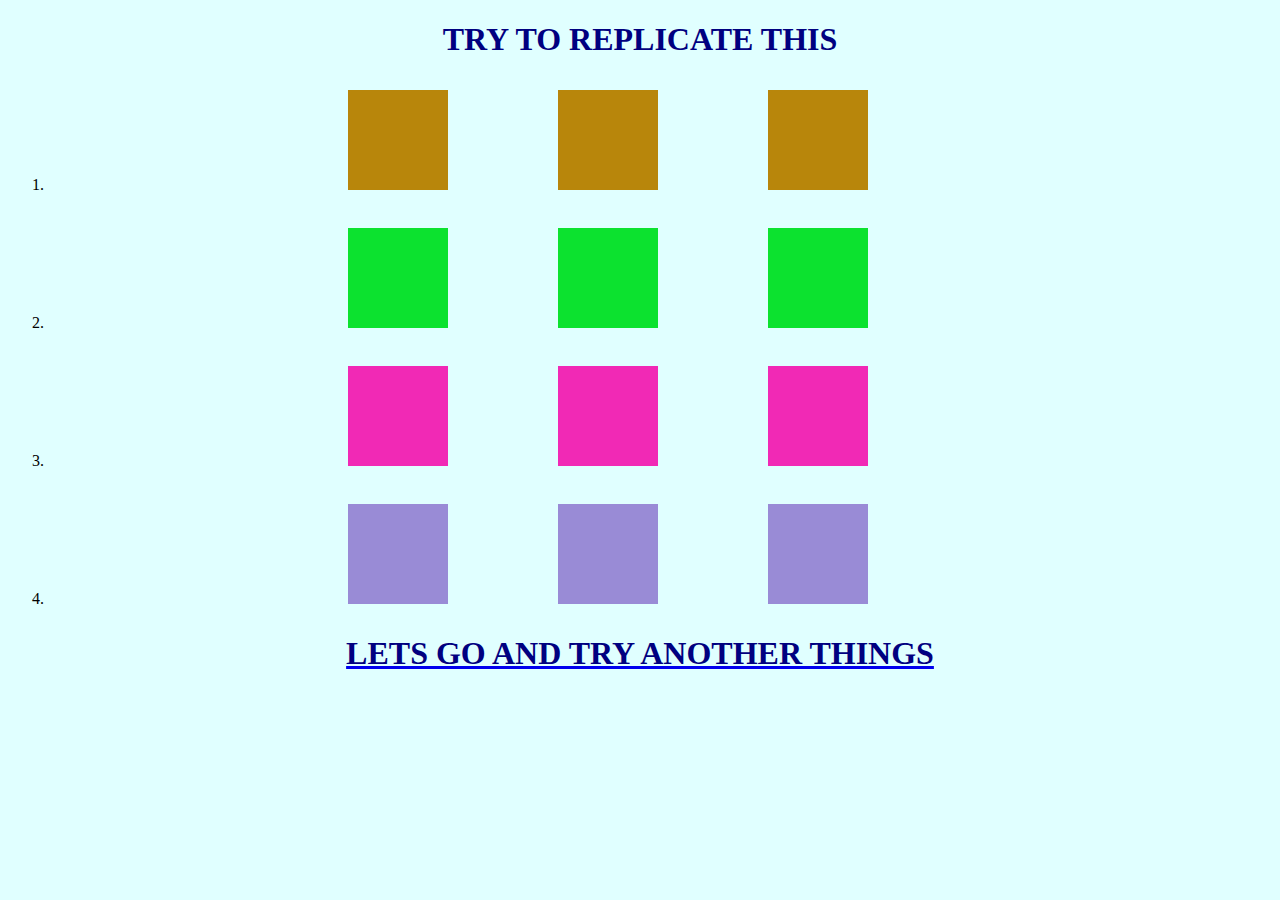
<file: index.html>
<!DOCTYPE html>
<html lang="en">
<head>
    <meta charset="UTF-8">
    <meta http-equiv="X-UA-Compatible" content="IE=edge">
    <meta name="viewport" content="width=device-width, initial-scale=1.0">
    <title>TRANSITION</title>
    <link rel="stylesheet" href="./index.css">
    <link rel="icon" href="./logo.jpg">
</head>
<body>
    
    <h1>TRY TO REPLICATE THIS</h1>
    
    <ol> <li type="number">
        <div class="parent">
        <div class="ba box1"></div>
        <div class="ba box2"></div>
        <div class="ba box3"></div>
        
        </div>
    </li>
    
    <br>
    <li type="number">
        <div class="parent">
        <div class="bb box1"></div>
        <div class="bb box2"></div>
        <div class="bb box3"></div>
        </div>
    </li>
    <br>
    <li type="number">
        <div class="parent">
        <div class="bc box1"></div>
        <div class="bc box2"></div>
        <div class="bc box3"></div>
        </div>
    </li>
    <br>
    <li type="number">
        <div class="parent">
        <div class="bd bo"></div>
        <div class="bd bn"></div>
        <div class="bd bm"></div>
        </div>
    </li>
    </ol>
    
<div class="second"><a href="./trans.html"><h1>LETS GO AND TRY ANOTHER THINGS</h1></a></div>
</body>
</html>
</file>
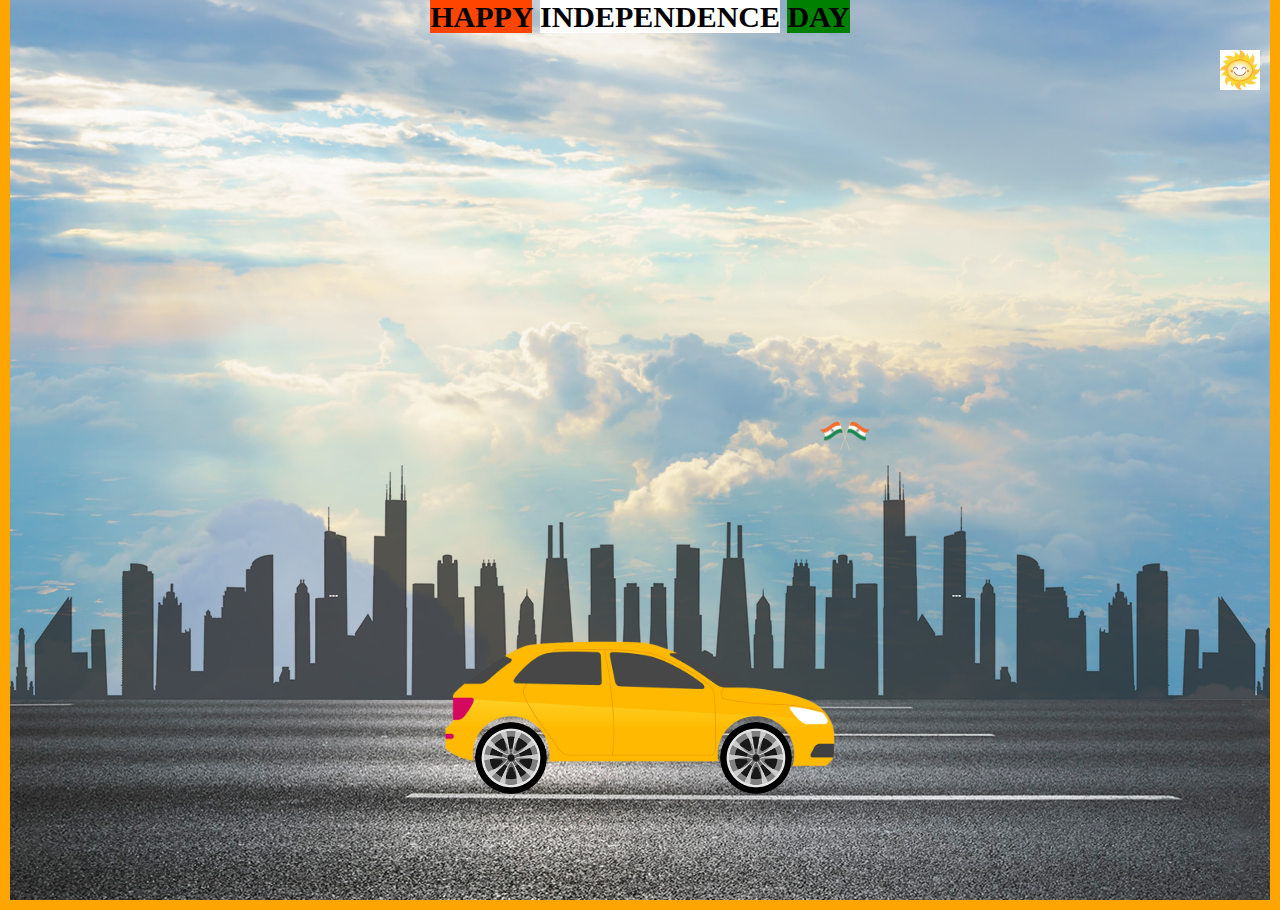
<file: animation.html>
<!DOCTYPE html>
<html lang="en">
<head>
    <meta charset="UTF-8">
    <meta http-equiv="X-UA-Compatible" content="IE=edge">
    <meta name="viewport" content="width=device-width, initial-scale=1.0">
    <title>Animation</title>
    <link rel="stylesheet" href="./animation.css">
    <link rel="icon" href="./logo.jpg">
</head>
<body>
    <div class="parent">
        <div class="road"></div>
        <div class="city"></div>
        <div class="car"><img src="./car.png" alt=""></div>
        <div class="wheel">
            <img src="./wheel.png" alt="" class="back-wheel">
            <img src="./wheel.png" alt="" class="front-wheel">
        </div>
        <div class="text"><span style="background-color: orangered;"> HAPPY</span> <Span style="background-color: white;">INDEPENDENCE</Span> <span style="background-color: green;">DAY</span> </div>
        <div class="flag">
            <img src="./2flag.png" alt="" width="50px" height="30px">
        </div>
        <div class="moon">
            <img src="./sun.jpg" alt="" height="40px" width="40px">
        </div>
    </div>
</body>
</html>
</file>
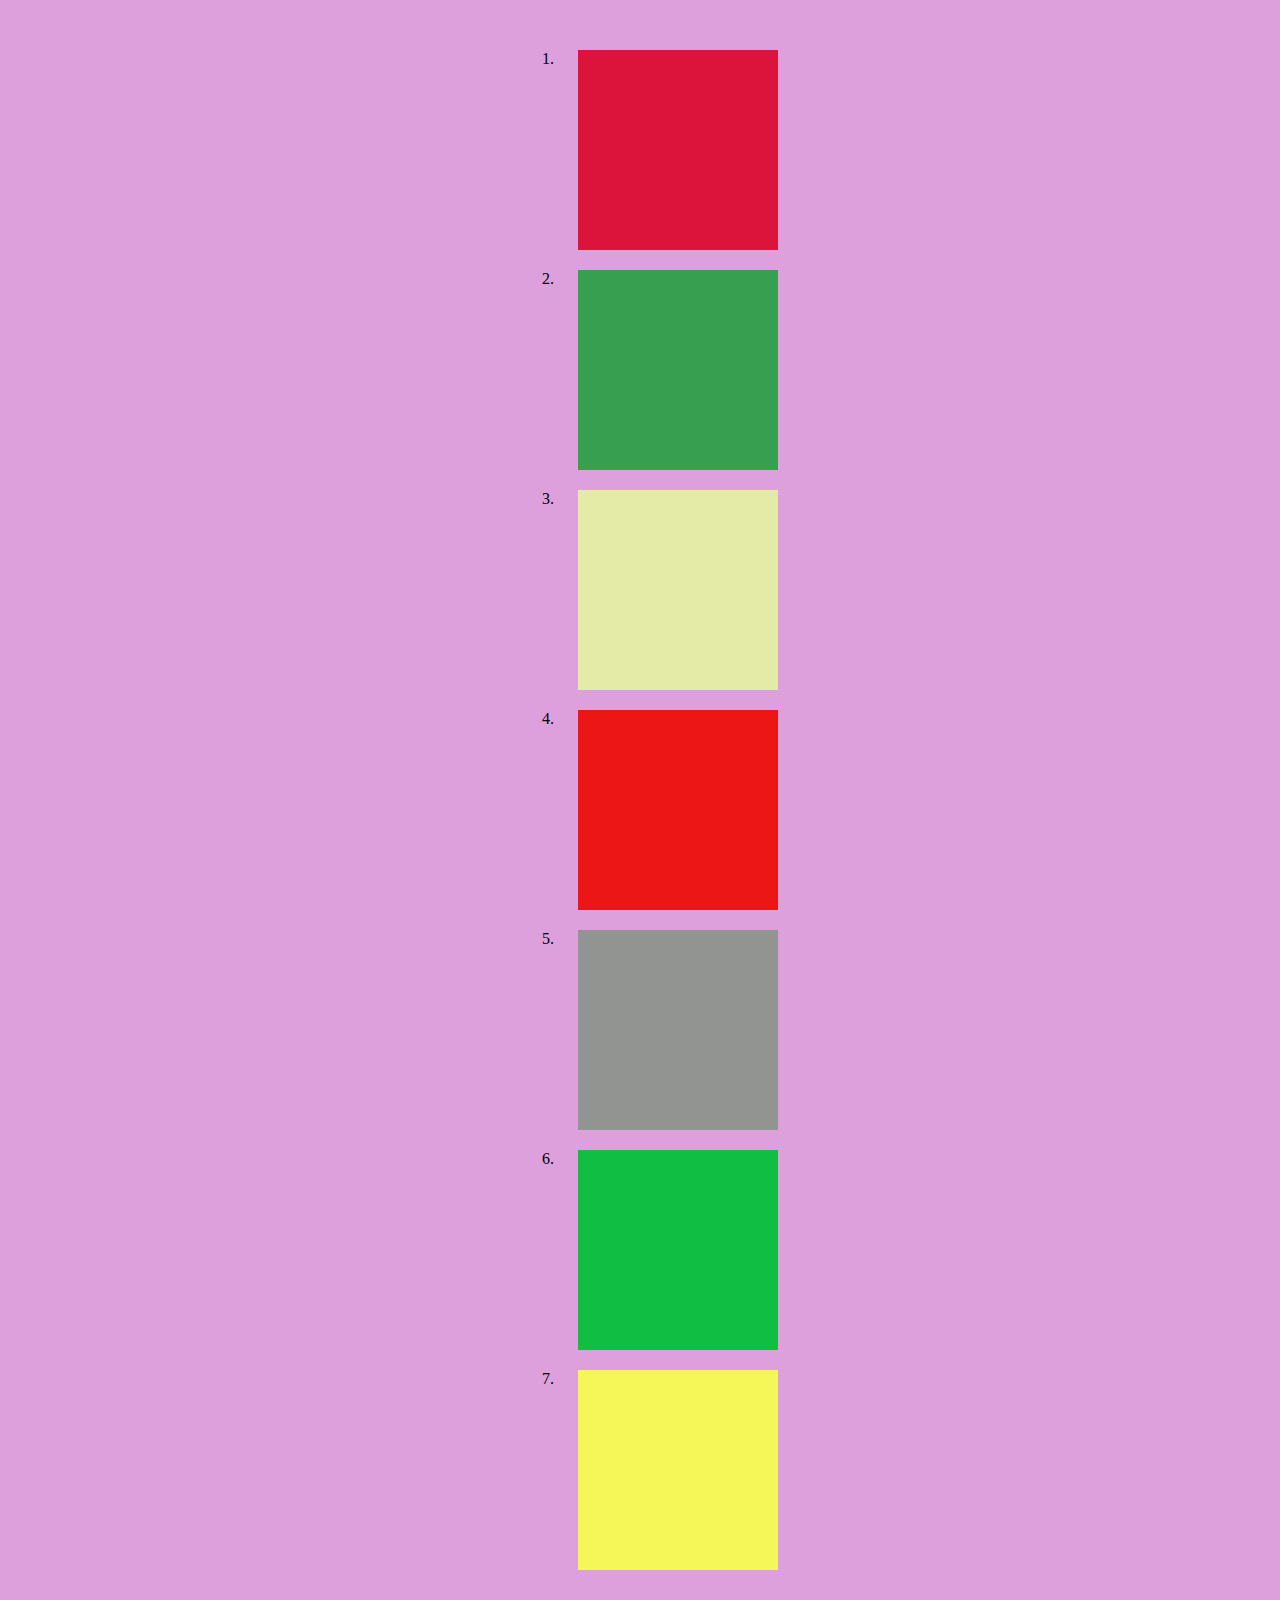
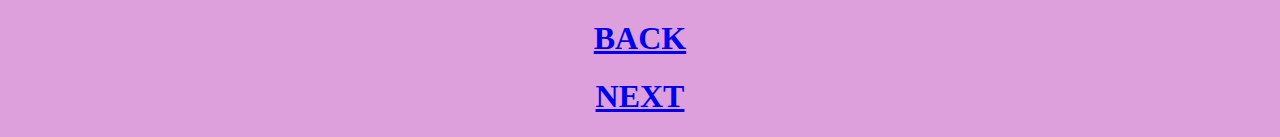
<file: trans.html>
<!DOCTYPE html>
<html lang="en">
<head>
    <meta charset="UTF-8">
    <meta http-equiv="X-UA-Compatible" content="IE=edge">
    <meta name="viewport" content="width=device-width, initial-scale=1.0">
    <title>TRANSFORM</title>
    <link rel="stylesheet" href="./trans.css">
    <link rel="icon" href="./logo.jpg">

</head>
<body>
    <div class="container">
        <ol>
            <li type="number">
                <div class="parent">
                <div class="first box1">
                </div>
            </li>
            <li type="number">
                <div class="parent">
                <div class="second box2">
                </div>
            </li>
            <li type="number">
                <div class="parent">
                <div class="third box3">
                </div>
            </li>
            <li type="number">
                <div class="parent">
                <div class="four box1">
                </div>
            </li>
            <li type="number">
                <div class="parent">
                <div class="fifth box1">
                </div>
            </li>
            <li type="number">
                <div class="parent">
                <div class="six box1">
                </div>
            </li>
            <li type="number">
                <div class="parent">
                <div class="seven box1">
                </div>
            </li>
        </ol>
    </div>
  <div class="lc"> <a href="./index.html"><H1>BACK</H1></a>
    <a href="./animation.html"><H1>NEXT</H1></a></div>
</body>
</html>
</file>
<file: index.css>
body{
    background: lightcyan;
}
h1{
    text-align: center;
    color: navy;
}

.parent{
    margin-left: 200px;
    display: flex; 
}
.ba{
    background: darkgoldenrod;
    margin: 10px;
    height: 100px;
    width: 100px;
    margin-left: 100px;
    animation-name: animation-ba;
    animation-duration: 2s;
    animation-iteration-count: infinite;
    animation-direction: alternate;
}
@keyframes animation-ba{
 0%{
      transform: skewX(30deg);
}
100%{
    transform: skewX(-30deg );
}

}


.bb{
    background: rgb(12, 226, 47);
    margin: 10px;
    height: 100px;
    width: 100px;
    margin-left: 100px;
    animation-name: animation-bb;
    animation-duration: 2s;
    animation-iteration-count: infinite;
    animation-direction: alternate;

}
@keyframes animation-bb{
    0%{
         transform: skewY(30deg);
   }
   100%{
       transform: skewY(-30deg );
   }
   
   }

.bc{
    background: rgb(241, 41, 181);
    margin: 10px;
    height: 100px;
    width: 100px;
    margin-left: 100px;
    animation-name: animation-bc;
    animation-duration: 2s;
    animation-iteration-count: infinite;
    animation-direction: reverse;
}
@keyframes animation-bc{
    100%{
      transform: rotateZ(60deg);
    }
}

.bd{
    background: rgb(153, 139, 214);
    margin: 10px;
    height: 100px;
    width: 100px;
    margin-left: 100px;
    animation-name: animation-bd;
    animation-duration: 5s;
    animation-iteration-count: infinite;
    animation-direction: normal;
}
.bo{
    animation-name: animation-bo;
    animation-duration: 5s;
    animation-iteration-count: infinite;
    animation-direction: reverse;
}
@keyframes animation-bo{
    0%{
       transform: skewX(50deg);
    }
}
.bn{
    animation-name: animation-bn;
    animation-duration: 5s;
    animation-iteration-count: infinite;
    animation-direction: normal;
}
@keyframes animation-bn{
    100%{
     transform: scaleX(2);
    }
}
.bm{
    animation-name: animation-bm;
    animation-duration: 2s;
    animation-iteration-count: infinite;
    animation-direction: normal;
}
@keyframes animation-bm{
    100%{
      transform: rotateZ(60deg);
    }
}
</file>
<file: animation.css>
*{
  margin: 0;
  padding: 0;
 
}
body{
  border: orange solid 10px;
  border-top: 0px;
}
.parent{
  height: 100vh;
  width: 100%;
  background-image: url(sky.jpg);
  background-size: cover;
  background-position: center;
  position: relative;
  overflow-x: hidden;
}
.road{
  height: 200px;
  width: 500%;
  display: block;
  background-image: url(road.jpg);
  position: absolute;
  bottom: 0;
  left: 0;
  right: 0;
  z-index: 1;
  background-repeat: repeat-x;
  animation: road 5s linear infinite;
}
@keyframes road {
  100%{
    transform: translateX(-3400px);
  }
}
.city{
  height: 250px;
  width: 500%;
  background-image: url(city.png);
  position: absolute;
  bottom: 200px;
  left: 0;
  right: 0;
  display: block;
  z-index: 1;
  background-repeat: repeat-x;
  animation: city 20s linear infinite;
}
@keyframes city {
  100%{
    transform: translateX(-1400px);
  }
  
}
.car{
  width: 400px;
  left: 50%;
  bottom: 100px;
  transform: translateX(-50%);
  position: absolute;
  z-index: 2;
}
.car img{
  width: 100%;
  animation: car 1s linear infinite;
}
@keyframes car {
  100%{
    transform: translateY(-1px);
  }
  50%{
    transform: translateY(1px);
  }
  0%{
    transform: translateY(-1px);
  }

}
.wheel{
  left: 50%;
  bottom: 178px;
  transform: translateX(-50%);
  position: absolute;
  z-index: 2;

}
.wheel img{
  width: 72px;
  height: 72px;
  animation: wheel 1s linear infinite;
}
.back-wheel{
  left: -165px;
  position: absolute;
}
.front-wheel{
  left: 80px;
  position: absolute;
}
@keyframes wheel {
  100%{
    transform: rotate(360deg);
  }
  
}
.text{
  text-align: center;
  font-size: 30px;
  font-weight: bolder;
}
.flag img{
  position: absolute;
  margin-left: 810px;
  top: 420px;
}

.moon{
  position: absolute;
  right: 10px;
  top: 50px;
  animation: moon 10s linear infinite;
}
@keyframes moon {
  100%{
    transform: translateX(-1500px);
   
  }
  
}
</file>
<file: trans.css>
body{
    background: plum;
    
}
.container{
    margin: 50px;
    margin-left: 510px;
}
.first{
    background: crimson;
    height: 200px;
    width: 200px;
    margin: 20px;
    transition: width 5s ease ;
}
.first:hover{
    width: 400px;
}
.second{
    background: rgb(54, 160, 80);
    height: 200px;
    width: 200px;
    margin: 20px;
   transition: width ease-in 5s, height ease-in 10s;
}
.second:hover{
    width: 600px;
    height:400px ;
}
.third{
    background: rgb(228, 235, 167);
    height: 200px;
    width: 200px;
    margin: 20px;
    transition: width ease-in-out 5s ;
    
}
.third:hover{
    width: 400px;
}
.four{
    background: rgb(236, 22, 22);
    height: 200px;
    width: 200px;
    margin: 20px;
    transition: width ease-in 2s;
}
.four:hover{
    width: 400px;
}
.fifth{
    background: rgb(145, 148, 145);
    height: 200px;
    width: 200px;
    margin: 20px;
    transition: width cubic-bezier(1, 0, 0, 1) 7s ;

}
.fifth:hover{
    width: 400px;

}
.six{
    background: rgb(16, 190, 68);
    height: 200px;
    width: 200px;
    margin: 20px;
    transition: width ease-out 2s;

}
.six:hover{
    width: 400px;
}
.seven{
    background: rgb(244, 247, 87);
    height: 200px;
    width: 200px;
    margin: 20px;
    transition:  width linear 5s;
}
.seven:hover{
    width: 400px;
}
.lc{
    text-align: center;
    color: limegreen;
}
</file>
